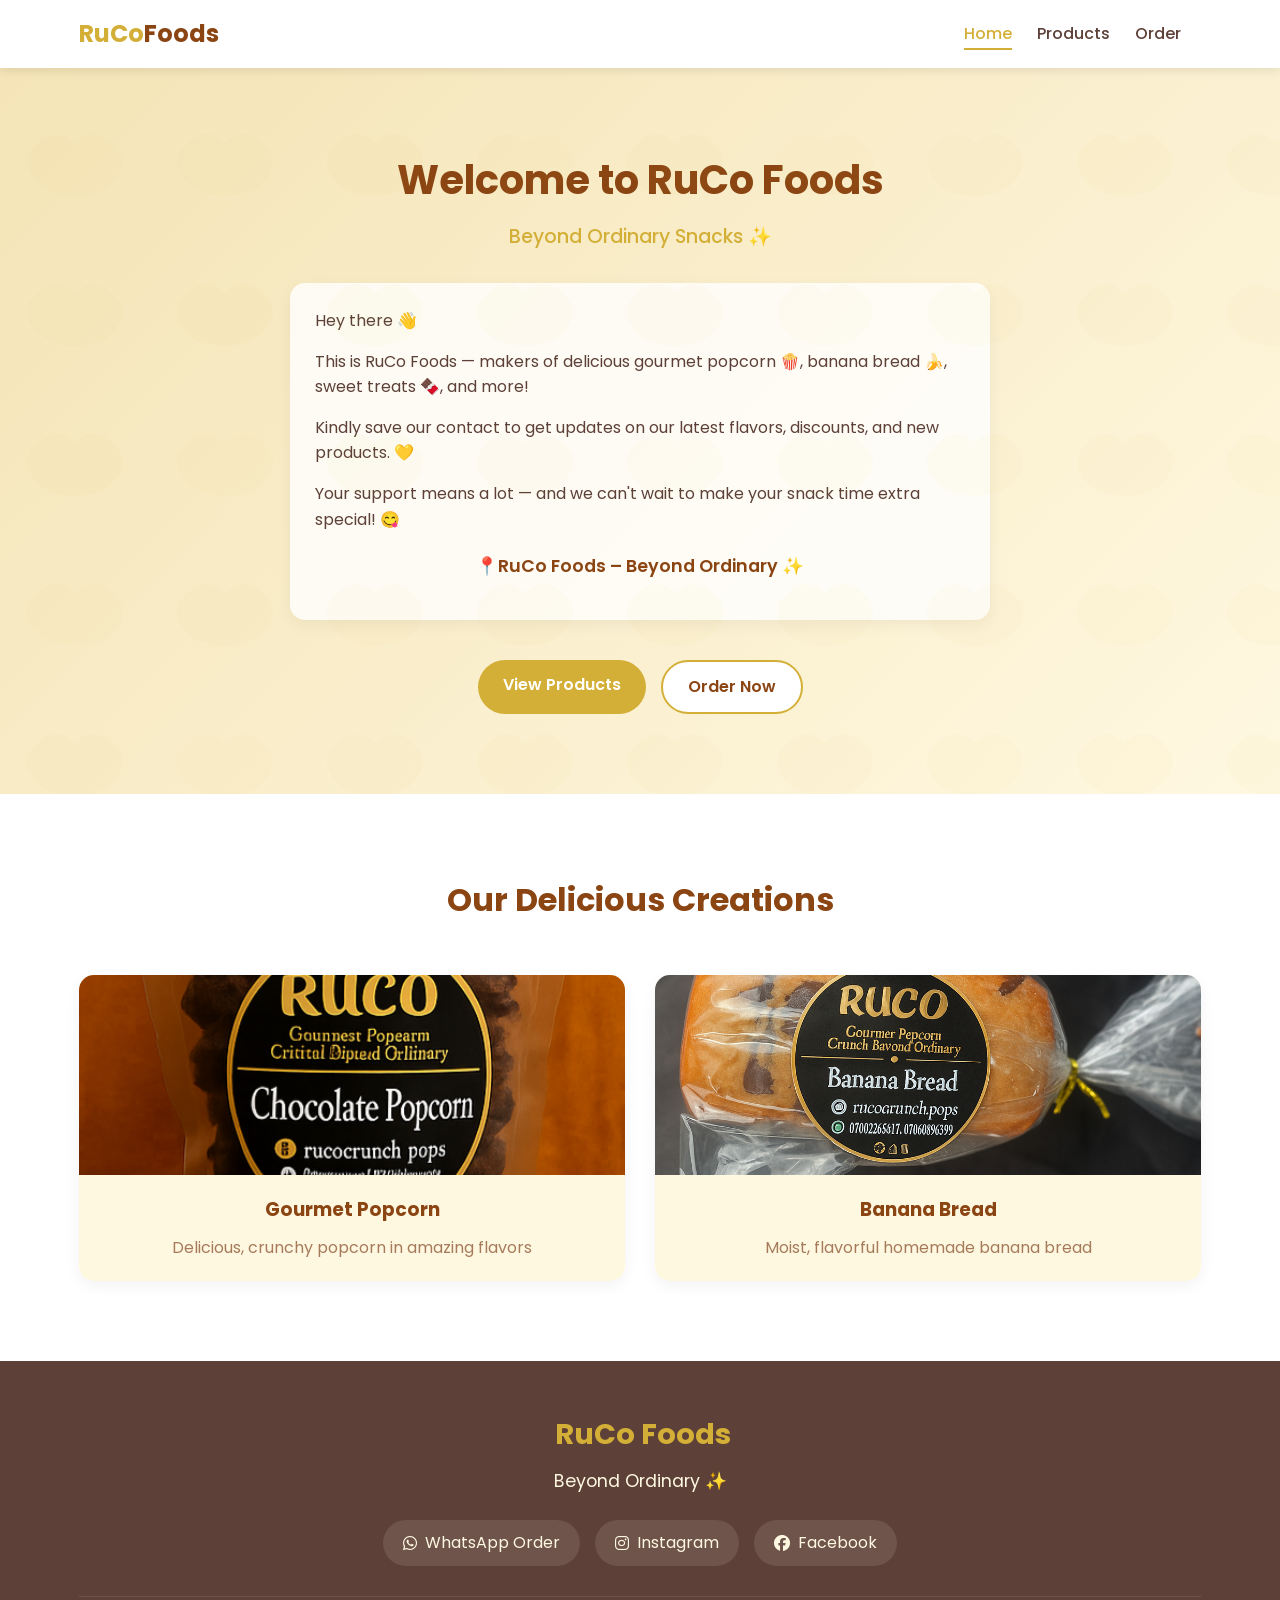
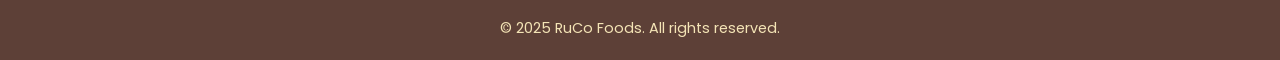
<file: index.html>
<!DOCTYPE html>
<html lang="en">
<head>
    <meta charset="UTF-8">
    <meta name="viewport" content="width=device-width, initial-scale=1.0">
    <title>RuCo Foods - Beyond Ordinary</title>
    <link rel="stylesheet" href="style.css">
    <link rel="stylesheet" href="https://fonts.googleapis.com/css2?family=Poppins:wght@300;400;500;600;700&display=swap">
    <link rel="stylesheet" href="https://cdnjs.cloudflare.com/ajax/libs/font-awesome/6.4.0/css/all.min.css">
</head>
<body>
    <!-- Header -->
    <header>
        <div class="container">
            <div class="header-container">
                <div class="logo">
                    <i class="fas fa-popcorn"></i>
                    RuCo <span>Foods</span>
                </div>
                <div class="nav-container" id="navContainer">
                    <nav>
                        <ul class="nav-links">
                            <li><a href="index.html" class="active">Home</a></li>
                            <li><a href="products.html">Products</a></li>
                            <li><a href="order.html">Order</a></li>
                        </ul>
                    </nav>
                </div>
                <button class="mobile-menu-btn" id="mobileMenuBtn">
                    <i class="fas fa-bars"></i>
                </button>
            </div>
        </div>
    </header>

    <!-- Hero Section -->
    <section class="hero">
        <div class="container">
            <div class="hero-content">
                <h1 class="fade-in">Welcome to RuCo Foods</h1>
                <p class="tagline fade-in">Beyond Ordinary Snacks ✨</p>
                <div class="hero-text fade-in">
                    <p>Hey there 👋</p>
                    <p>This is RuCo Foods — makers of delicious gourmet popcorn 🍿, banana bread 🍌, sweet treats 🍫, and more!</p>
                    <p>Kindly save our contact to get updates on our latest flavors, discounts, and new products. 💛</p>
                    <p>Your support means a lot — and we can't wait to make your snack time extra special! 😋</p>
                    <p class="highlight">📍RuCo Foods – Beyond Ordinary ✨</p>
                </div>
                <div class="cta-buttons">
                    <a href="products.html" class="btn btn-primary">View Products</a>
                    <a href="order.html" class="btn btn-secondary">Order Now</a>
                </div>
            </div>
        </div>
    </section>

    <!-- Featured Products -->
    <section class="featured">
        <div class="container">
            <h2>Our Delicious Creations</h2>
            <div class="featured-grid">
                <div class="featured-item pop-in">
                    <div class="featured-image">
                        <img src="13.PNG" alt="Gourmet Popcorn">
                    </div>
                    <h3>Gourmet Popcorn</h3>
                    <p>Delicious, crunchy popcorn in amazing flavors</p>
                </div>
                <div class="featured-item pop-in">
                    <div class="featured-image">
                        <img src="14.png" alt="Banana Bread">
                    </div>
                    <h3>Banana Bread</h3>
                    <p>Moist, flavorful homemade banana bread</p>
                </div>
                <!-- <div class="featured-item pop-in">
                    <div class="featured-image">
                        <img src="https://images.unsplash.com/photo-1563729784474-d77dbb933a9e?ixlib=rb-4.0.3&ixid=M3wxMjA3fDB8MHxwaG90by1wYWdlfHx8fGVufDB8fHx8fA%3D%3D&auto=format&fit=crop&w=1000&q=80" alt="Sweet Treats">
                    </div>
                    <h3>Sweet Treats</h3>
                    <p>Indulgent desserts to satisfy your cravings</p>
                </div> -->
            </div>
        </div>
    </section>

    <!-- Footer -->
    <footer>
        <div class="container">
            <div class="footer-content">
                <div class="footer-logo">
                    <i class="fas fa-popcorn"></i>
                    RuCo Foods
                </div>
                <p class="footer-tagline">Beyond Ordinary ✨</p>
                <div class="social-links">
                    <a href="https://wa.me/2349051811650" class="social-link whatsapp">
                        <i class="fab fa-whatsapp"></i>
                        WhatsApp Order
                    </a>
                    <a href="#" class="social-link instagram">
                        <i class="fab fa-instagram"></i>
                        Instagram
                    </a>
                    <a href="#" class="social-link facebook">
                        <i class="fab fa-facebook"></i>
                        Facebook
                    </a>
                </div>
                <p class="copyright">&copy; 2025 RuCo Foods. All rights reserved.</p>
            </div>
        </div>
    </footer>

    <script src="script.js"></script>
</body>
</html>
</file>
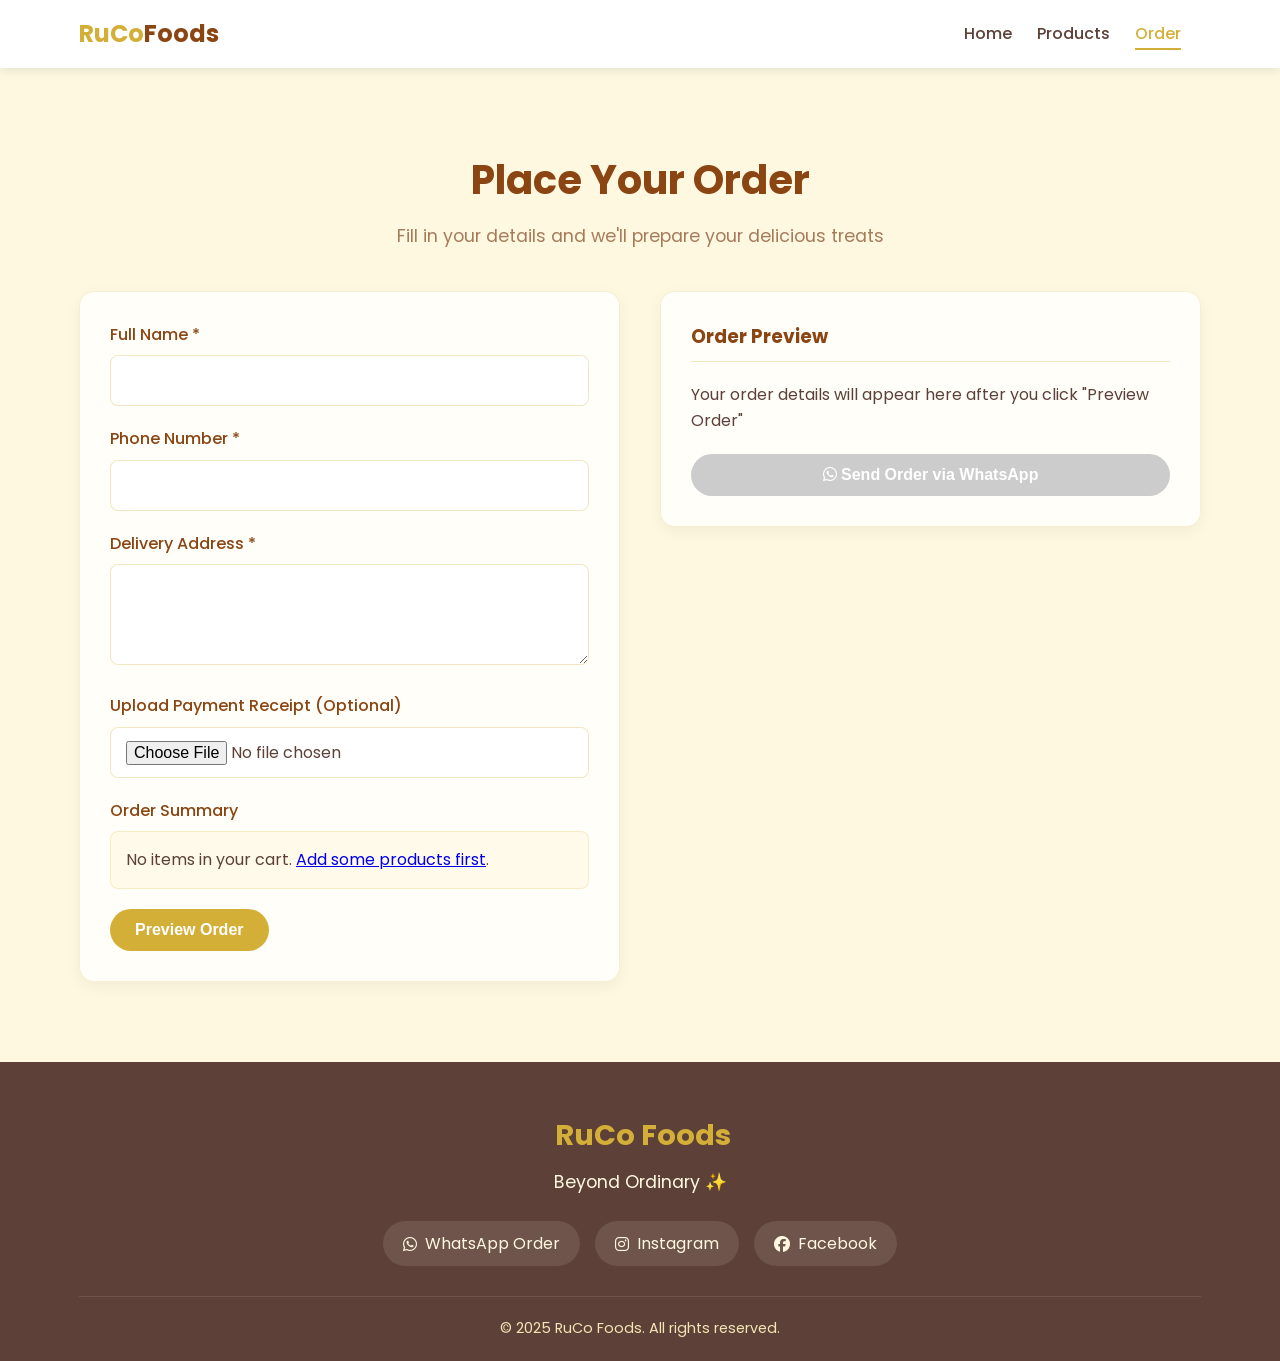
<file: order.html>
<!DOCTYPE html>
<html lang="en">
<head>
    <meta charset="UTF-8">
    <meta name="viewport" content="width=device-width, initial-scale=1.0">
    <title>Order - RuCo Foods</title>
    <link rel="stylesheet" href="style.css">
    <link rel="stylesheet" href="https://fonts.googleapis.com/css2?family=Poppins:wght@300;400;500;600;700&display=swap">
    <link rel="stylesheet" href="https://cdnjs.cloudflare.com/ajax/libs/font-awesome/6.4.0/css/all.min.css">
</head>
<body>
    <!-- Header -->
    <header>
        <div class="container">
            <div class="header-container">
                <div class="logo">
                    <i class="fas fa-popcorn"></i>
                    RuCo <span>Foods</span>
                </div>
                <div class="nav-container" id="navContainer">
                    <nav>
                        <ul class="nav-links">
                            <li><a href="index.html">Home</a></li>
                            <li><a href="products.html">Products</a></li>
                            <li><a href="order.html" class="active">Order</a></li>
                        </ul>
                    </nav>
                </div>
                <button class="mobile-menu-btn" id="mobileMenuBtn">
                    <i class="fas fa-bars"></i>
                </button>
            </div>
        </div>
    </header>

    <!-- Order Form Section -->
    <section class="order-page">
        <div class="container">
            <h1>Place Your Order</h1>
            <p class="page-intro">Fill in your details and we'll prepare your delicious treats</p>
            
            <div class="order-container">
                <div class="order-form-container">
                    <form id="orderForm">
                        <div class="form-group">
                            <label for="name">Full Name *</label>
                            <input type="text" id="name" name="name" required>
                        </div>
                        
                        <div class="form-group">
                            <label for="phone">Phone Number *</label>
                            <input type="tel" id="phone" name="phone" required>
                        </div>
                        
                        <div class="form-group">
                            <label for="address">Delivery Address *</label>
                            <textarea id="address" name="address" rows="3" required></textarea>
                        </div>
                        
                        <div class="form-group">
                            <label for="receipt">Upload Payment Receipt (Optional)</label>
                            <input type="file" id="receipt" name="receipt" accept="image/*,.pdf">
                        </div>
                        
                        <div class="form-group">
                            <label>Order Summary</label>
                            <div id="orderSummary" class="order-summary">
                                <!-- Order items will be displayed here -->
                            </div>
                        </div>
                        
                        <button type="button" id="previewOrder" class="btn btn-primary">Preview Order</button>
                    </form>
                </div>
                
                <div class="order-preview" id="orderPreview">
                    <h3>Order Preview</h3>
                    <div id="previewContent">
                        <p>Your order details will appear here after you click "Preview Order"</p>
                    </div>
                    <button id="sendWhatsApp" class="btn btn-whatsapp" disabled>
                        <i class="fab fa-whatsapp"></i> Send Order via WhatsApp
                    </button>
                </div>
            </div>
        </div>
    </section>

    <!-- Footer -->
    <footer>
        <div class="container">
            <div class="footer-content">
                <div class="footer-logo">
                    <i class="fas fa-popcorn"></i>
                    RuCo Foods
                </div>
                <p class="footer-tagline">Beyond Ordinary ✨</p>
                <div class="social-links">
                    <a href="https://wa.me/2349051811650" class="social-link whatsapp">
                        <i class="fab fa-whatsapp"></i>
                        WhatsApp Order
                    </a>
                    <a href="#" class="social-link instagram">
                        <i class="fab fa-instagram"></i>
                        Instagram
                    </a>
                    <a href="#" class="social-link facebook">
                        <i class="fab fa-facebook"></i>
                        Facebook
                    </a>
                </div>
                <p class="copyright">&copy; 2025 RuCo Foods. All rights reserved.</p>
            </div>
        </div>
    </footer>

    <script src="script.js"></script>
</body>
</html>
</file>
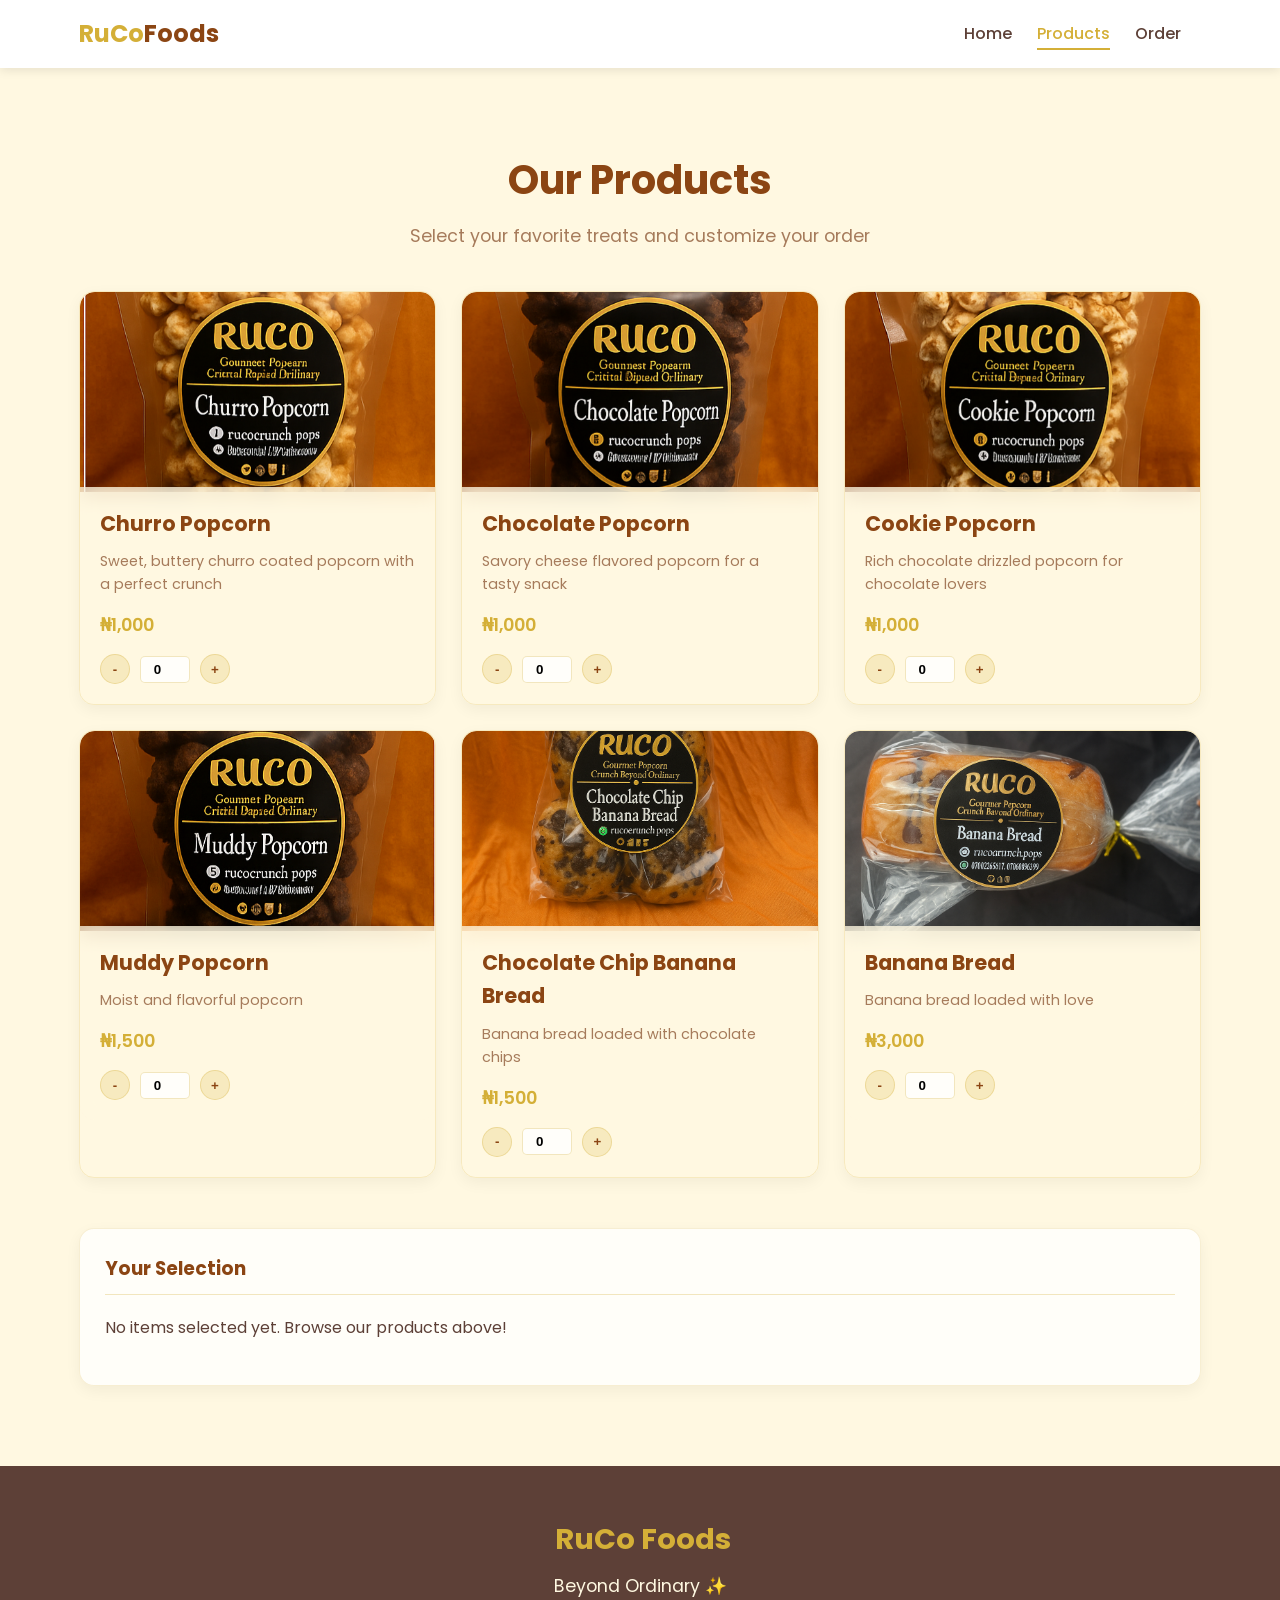
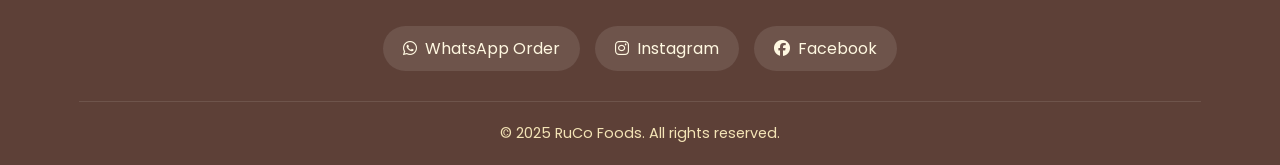
<file: products.html>
<!DOCTYPE html>
<html lang="en">
<head>
    <meta charset="UTF-8">
    <meta name="viewport" content="width=device-width, initial-scale=1.0">
    <title>Products - RuCo Foods</title>
    <link rel="stylesheet" href="style.css">
    <link rel="stylesheet" href="https://fonts.googleapis.com/css2?family=Poppins:wght@300;400;500;600;700&display=swap">
    <link rel="stylesheet" href="https://cdnjs.cloudflare.com/ajax/libs/font-awesome/6.4.0/css/all.min.css">
</head>
<body>
    <!-- Header -->
    <header>
        <div class="container">
            <div class="header-container">
                <div class="logo">
                    <i class="fas fa-popcorn"></i>
                    RuCo <span>Foods</span>
                </div>
                <div class="nav-container" id="navContainer">
                    <nav>
                        <ul class="nav-links">
                            <li><a href="index.html">Home</a></li>
                            <li><a href="products.html" class="active">Products</a></li>
                            <li><a href="order.html">Order</a></li>
                        </ul>
                    </nav>
                </div>
                <button class="mobile-menu-btn" id="mobileMenuBtn">
                    <i class="fas fa-bars"></i>
                </button>
            </div>
        </div>
    </header>

    <!-- Products Section -->
    <section class="products-page">
        <div class="container">
            <h1>Our Products</h1>
            <p class="page-intro">Select your favorite treats and customize your order</p>
            
            <div class="products-grid" id="productsGrid">
                <!-- Products will be loaded by JavaScript -->
            </div>
            
            <div class="cart-summary">
                <h3>Your Selection</h3>
                <div id="cartItems"></div>
                <div class="cart-actions">
                    <a href="order.html" class="btn btn-primary" id="proceedToOrder">Proceed to Order</a>
                </div>
            </div>
        </div>
    </section>

    <!-- Footer -->
    <footer>
        <div class="container">
            <div class="footer-content">
                <div class="footer-logo">
                    <i class="fas fa-popcorn"></i>
                    RuCo Foods
                </div>
                <p class="footer-tagline">Beyond Ordinary ✨</p>
                <div class="social-links">
                    <a href="https://wa.me/2349051811650" class="social-link whatsapp">
                        <i class="fab fa-whatsapp"></i>
                        WhatsApp Order
                    </a>
                    <a href="#" class="social-link instagram">
                        <i class="fab fa-instagram"></i>
                        Instagram
                    </a>
                    <a href="#" class="social-link facebook">
                        <i class="fab fa-facebook"></i>
                        Facebook
                    </a>
                </div>
                <p class="copyright">&copy; 2025 RuCo Foods. All rights reserved.</p>
            </div>
        </div>
    </footer>

    <script src="script.js"></script>
</body>
</html>
</file>
<file: style.css>
:root {
    --gold: #D4AF37;
    --light-gold: #F4E4B6;
    --cream: #FFF8E1;
    --brown: #8B4513;
    --light-brown: #A67B5B;
    --dark-brown: #5D4037;
    --white: #FFFFFF;
    --success: #4CAF50;
}

* {
    margin: 0;
    padding: 0;
    box-sizing: border-box;
}

body {
    font-family: 'Poppins', sans-serif;
    background-color: var(--cream);
    color: var(--dark-brown);
    line-height: 1.6;
}

.container {
    width: 90%;
    max-width: 1200px;
    margin: 0 auto;
    padding: 0 15px;
}

/* Header Styles */
header {
    background-color: var(--white);
    box-shadow: 0 2px 10px rgba(0, 0, 0, 0.1);
    position: sticky;
    top: 0;
    z-index: 100;
}

.header-container {
    display: flex;
    justify-content: space-between;
    align-items: center;
    padding: 15px 0;
}

.logo {
    font-size: 24px;
    font-weight: 700;
    color: var(--gold);
    display: flex;
    align-items: center;
}

.logo span {
    color: var(--brown);
}

.nav-container {
    display: flex;
    align-items: center;
}

.nav-links {
    display: flex;
    list-style: none;
    margin-right: 20px;
}

.nav-links li {
    margin-left: 25px;
}

.nav-links a {
    text-decoration: none;
    color: var(--dark-brown);
    font-weight: 500;
    transition: color 0.3s;
    position: relative;
}

.nav-links a:hover {
    color: var(--gold);
}

.nav-links a.active {
    color: var(--gold);
}

.nav-links a.active::after {
    content: '';
    position: absolute;
    bottom: -5px;
    left: 0;
    width: 100%;
    height: 2px;
    background-color: var(--gold);
}

.mobile-menu-btn {
    display: none;
    background: none;
    border: none;
    font-size: 24px;
    color: var(--brown);
    cursor: pointer;
    z-index: 101;
}

/* Hero Section */
.hero {
    background: linear-gradient(135deg, var(--light-gold) 0%, var(--cream) 100%);
    padding: 80px 0;
    text-align: center;
    position: relative;
    overflow: hidden;
}

.hero::before {
    content: '';
    position: absolute;
    top: 0;
    left: 0;
    width: 100%;
    height: 100%;
    background-image: url('data:image/svg+xml;utf8,<svg xmlns="http://www.w3.org/2000/svg" width="100" height="100" viewBox="0 0 100 100"><path fill="%23D4AF37" opacity="0.1" d="M50,50 C60,40 70,45 75,50 C80,55 85,60 80,70 C75,80 65,85 50,85 C35,85 25,80 20,70 C15,60 20,55 25,50 C30,45 40,40 50,50 Z"/></svg>');
    background-size: 150px;
    opacity: 0.3;
}

.hero-content h1 {
    font-size: 2.5rem;
    margin-bottom: 10px;
    color: var(--brown);
}

.tagline {
    font-size: 1.2rem;
    margin-bottom: 30px;
    color: var(--gold);
    font-weight: 500;
}

.hero-text {
    max-width: 700px;
    margin: 0 auto 40px;
    text-align: left;
    background: rgba(255, 255, 255, 0.8);
    padding: 25px;
    border-radius: 15px;
    box-shadow: 0 5px 15px rgba(0, 0, 0, 0.05);
}

.hero-text p {
    margin-bottom: 15px;
}

.highlight {
    font-weight: 600;
    color: var(--brown);
    text-align: center;
    margin-top: 20px;
    font-size: 1.1rem;
}

.cta-buttons {
    display: flex;
    justify-content: center;
    gap: 15px;
    flex-wrap: wrap;
}

.btn {
    display: inline-block;
    padding: 12px 25px;
    border-radius: 50px;
    text-decoration: none;
    font-weight: 600;
    transition: all 0.3s ease;
    border: none;
    cursor: pointer;
    font-size: 1rem;
}

.btn-primary {
    background-color: var(--gold);
    color: var(--white);
}

.btn-primary:hover {
    background-color: var(--brown);
    transform: translateY(-3px);
    box-shadow: 0 5px 15px rgba(0, 0, 0, 0.1);
}

.btn-secondary {
    background-color: var(--white);
    color: var(--brown);
    border: 2px solid var(--gold);
}

.btn-secondary:hover {
    background-color: var(--light-gold);
    transform: translateY(-3px);
    box-shadow: 0 5px 15px rgba(0, 0, 0, 0.1);
}

.btn-whatsapp {
    background-color: #25D366;
    color: white;
    width: 100%;
    margin-top: 20px;
}

.btn-whatsapp:hover {
    background-color: #128C7E;
    transform: translateY(-3px);
    box-shadow: 0 5px 15px rgba(0, 0, 0, 0.1);
}

.btn-whatsapp:disabled {
    background-color: #ccc;
    cursor: not-allowed;
    transform: none;
    box-shadow: none;
}

/* Featured Section */
.featured {
    padding: 80px 0;
    background-color: var(--white);
}

.featured h2 {
    text-align: center;
    margin-bottom: 50px;
    color: var(--brown);
    font-size: 2rem;
}

.featured-grid {
    display: grid;
    grid-template-columns: repeat(auto-fit, minmax(250px, 1fr));
    gap: 30px;
}

.featured-item {
    background: var(--cream);
    border-radius: 15px;
    overflow: hidden;
    text-align: center;
    box-shadow: 0 5px 15px rgba(0, 0, 0, 0.05);
    transition: transform 0.3s ease;
}

.featured-item:hover {
    transform: translateY(-10px);
}

.featured-image {
    height: 200px;
    overflow: hidden;
}

.featured-image img {
    width: 100%;
    height: 100%;
    object-fit: cover;
    transition: transform 0.5s ease;
}

.featured-item:hover .featured-image img {
    transform: scale(1.1);
}

.featured-item h3 {
    margin: 20px 0 10px;
    color: var(--brown);
    padding: 0 15px;
}

.featured-item p {
    padding: 0 15px 20px;
    color: var(--light-brown);
}

/* Products Page */
.products-page, .order-page {
    padding: 80px 0;
}

.products-page h1, .order-page h1 {
    text-align: center;
    margin-bottom: 10px;
    color: var(--brown);
    font-size: 2.5rem;
}

.page-intro {
    text-align: center;
    margin-bottom: 40px;
    color: var(--light-brown);
    font-size: 1.1rem;
}

.products-grid {
    display: grid;
    grid-template-columns: repeat(auto-fill, minmax(280px, 1fr));
    gap: 25px;
    margin-bottom: 50px;
}

.product-card {
    background: transparent;
    border-radius: 15px;
    overflow: hidden;
    box-shadow: 0 5px 15px rgba(0, 0, 0, 0.05);
    transition: transform 0.3s ease;
    border: 1px solid rgba(212, 175, 55, 0.2);
}

.product-card:hover {
    transform: translateY(-5px);
    box-shadow: 0 10px 25px rgba(0, 0, 0, 0.1);
}

.product-image {
    height: 200px;
    overflow: hidden;
    position: relative;
    border-radius: 15px 15px 0 0;
}

.product-image img {
    width: 100%;
    height: 100%;
    object-fit: cover;
    transition: transform 0.5s ease;
}

.product-card:hover .product-image img {
    transform: scale(1.1);
}

.product-content {
    padding: 20px;
    background: rgba(255, 248, 225, 0.7);
    backdrop-filter: blur(10px);
    border-radius: 0 0 15px 15px;
    margin-top: -5px;
    position: relative;
    z-index: 2;
}

.product-title {
    font-size: 1.3rem;
    margin-bottom: 10px;
    color: var(--brown);
}

.product-description {
    margin-bottom: 15px;
    color: var(--light-brown);
    font-size: 0.9rem;
}

.product-price {
    font-weight: 600;
    color: var(--gold);
    margin-bottom: 15px;
    font-size: 1.1rem;
}

.quantity-selector {
    display: flex;
    align-items: center;
    gap: 10px;
}

.quantity-btn {
    background: rgba(212, 175, 55, 0.2);
    border: none;
    width: 30px;
    height: 30px;
    border-radius: 50%;
    display: flex;
    align-items: center;
    justify-content: center;
    cursor: pointer;
    font-weight: bold;
    color: var(--brown);
    transition: all 0.3s ease;
    border: 1px solid rgba(212, 175, 55, 0.3);
}

.quantity-btn:hover {
    background: var(--gold);
    color: var(--white);
}

.quantity-input {
    width: 50px;
    text-align: center;
    border: 1px solid rgba(212, 175, 55, 0.3);
    border-radius: 5px;
    padding: 5px;
    font-weight: 600;
    background: rgba(255, 255, 255, 0.8);
}

/* Cart Summary */
.cart-summary {
    background: rgba(255, 255, 255, 0.8);
    padding: 25px;
    border-radius: 15px;
    box-shadow: 0 5px 15px rgba(0, 0, 0, 0.05);
    margin-top: 30px;
    backdrop-filter: blur(10px);
    border: 1px solid rgba(212, 175, 55, 0.2);
}

.cart-summary h3 {
    margin-bottom: 20px;
    color: var(--brown);
    border-bottom: 1px solid rgba(212, 175, 55, 0.3);
    padding-bottom: 10px;
}

.cart-item {
    display: flex;
    justify-content: space-between;
    padding: 10px 0;
    border-bottom: 1px solid rgba(212, 175, 55, 0.2);
}

.cart-item:last-child {
    border-bottom: none;
}

.cart-actions {
    margin-top: 20px;
    text-align: center;
}

/* Order Page */
.order-container {
    display: grid;
    grid-template-columns: 1fr 1fr;
    gap: 40px;
}

.order-form-container {
    background: rgba(255, 255, 255, 0.8);
    padding: 30px;
    border-radius: 15px;
    box-shadow: 0 5px 15px rgba(0, 0, 0, 0.05);
    backdrop-filter: blur(10px);
    border: 1px solid rgba(212, 175, 55, 0.2);
}

.form-group {
    margin-bottom: 20px;
}

.form-group label {
    display: block;
    margin-bottom: 8px;
    font-weight: 500;
    color: var(--brown);
}

.form-group input, .form-group textarea, .form-group select {
    width: 100%;
    padding: 12px 15px;
    border: 1px solid rgba(212, 175, 55, 0.3);
    border-radius: 8px;
    font-family: 'Poppins', sans-serif;
    font-size: 1rem;
    transition: border 0.3s;
    background: rgba(255, 255, 255, 0.9);
}

.form-group input:focus, .form-group textarea:focus, .form-group select:focus {
    border-color: var(--gold);
    outline: none;
}

.order-summary {
    background: rgba(255, 248, 225, 0.7);
    padding: 15px;
    border-radius: 8px;
    max-height: 200px;
    overflow-y: auto;
    border: 1px solid rgba(212, 175, 55, 0.2);
}

.order-preview {
    background: rgba(255, 255, 255, 0.8);
    padding: 30px;
    border-radius: 15px;
    box-shadow: 0 5px 15px rgba(0, 0, 0, 0.05);
    height: fit-content;
    position: sticky;
    top: 100px;
    backdrop-filter: blur(10px);
    border: 1px solid rgba(212, 175, 55, 0.2);
}

.order-preview h3 {
    margin-bottom: 20px;
    color: var(--brown);
    border-bottom: 1px solid rgba(212, 175, 55, 0.3);
    padding-bottom: 10px;
}

.preview-item {
    margin-bottom: 10px;
    padding-bottom: 10px;
    border-bottom: 1px dashed rgba(212, 175, 55, 0.3);
}

.preview-item:last-child {
    border-bottom: none;
}

/* Footer */
footer {
    background: var(--dark-brown);
    color: var(--cream);
    padding: 50px 0 20px;
    text-align: center;
}

.footer-logo {
    font-size: 1.8rem;
    font-weight: 700;
    margin-bottom: 10px;
    color: var(--gold);
}

.footer-tagline {
    margin-bottom: 25px;
    font-size: 1.1rem;
}

.social-links {
    display: flex;
    justify-content: center;
    gap: 15px;
    margin-bottom: 30px;
    flex-wrap: wrap;
}

.social-link {
    display: flex;
    align-items: center;
    gap: 8px;
    padding: 10px 20px;
    background: rgba(255, 255, 255, 0.1);
    border-radius: 50px;
    color: var(--cream);
    text-decoration: none;
    transition: all 0.3s;
}

.social-link:hover {
    background: var(--gold);
    color: var(--dark-brown);
    transform: translateY(-3px);
}

.copyright {
    margin-top: 30px;
    padding-top: 20px;
    border-top: 1px solid rgba(255, 255, 255, 0.1);
    font-size: 0.9rem;
    color: var(--light-gold);
}

/* Animations */
.fade-in {
    animation: fadeIn 1s ease;
}

.pop-in {
    animation: popIn 0.5s ease;
}

@keyframes fadeIn {
    from { opacity: 0; transform: translateY(20px); }
    to { opacity: 1; transform: translateY(0); }
}

@keyframes popIn {
    0% { transform: scale(0.8); opacity: 0; }
    70% { transform: scale(1.05); }
    100% { transform: scale(1); opacity: 1; }
}

/* Mobile Responsiveness */
@media (max-width: 768px) {
    .mobile-menu-btn {
        display: block;
    }
    
    .nav-container {
        position: fixed;
        top: 0;
        right: -100%;
        width: 80%;
        max-width: 300px;
        height: 100vh;
        background: var(--white);
        flex-direction: column;
        align-items: center;
        padding: 80px 20px 20px;
        box-shadow: -5px 0 15px rgba(0, 0, 0, 0.1);
        transition: right 0.3s ease;
        z-index: 99;
        overflow-y: auto;
    }
    
    .nav-container.active {
        right: 0;
    }
    
    .nav-links {
        flex-direction: column;
        align-items: center;
        margin-right: 0;
        width: 100%;
    }
    
    .nav-links li {
        margin: 15px 0;
        width: 100%;
        text-align: center;
    }
    
    .nav-links a {
        display: block;
        padding: 10px;
        width: 100%;
    }
    
    .hero-content h1 {
        font-size: 2rem;
    }
    
    .order-container {
        grid-template-columns: 1fr;
    }
    
    .cta-buttons {
        flex-direction: column;
        align-items: center;
    }
    
    .btn {
        width: 100%;
        max-width: 250px;
    }
    
    .social-links {
        flex-direction: column;
        align-items: center;
    }
    
    .social-link {
        width: 100%;
        max-width: 200px;
        justify-content: center;
    }
    
    /* Overlay when menu is open */
    .nav-overlay {
        position: fixed;
        top: 0;
        left: 0;
        width: 100%;
        height: 100%;
        background: rgba(0, 0, 0, 0.5);
        z-index: 98;
        display: none;
    }
    
    .nav-overlay.active {
        display: block;
    }
}
</file>
